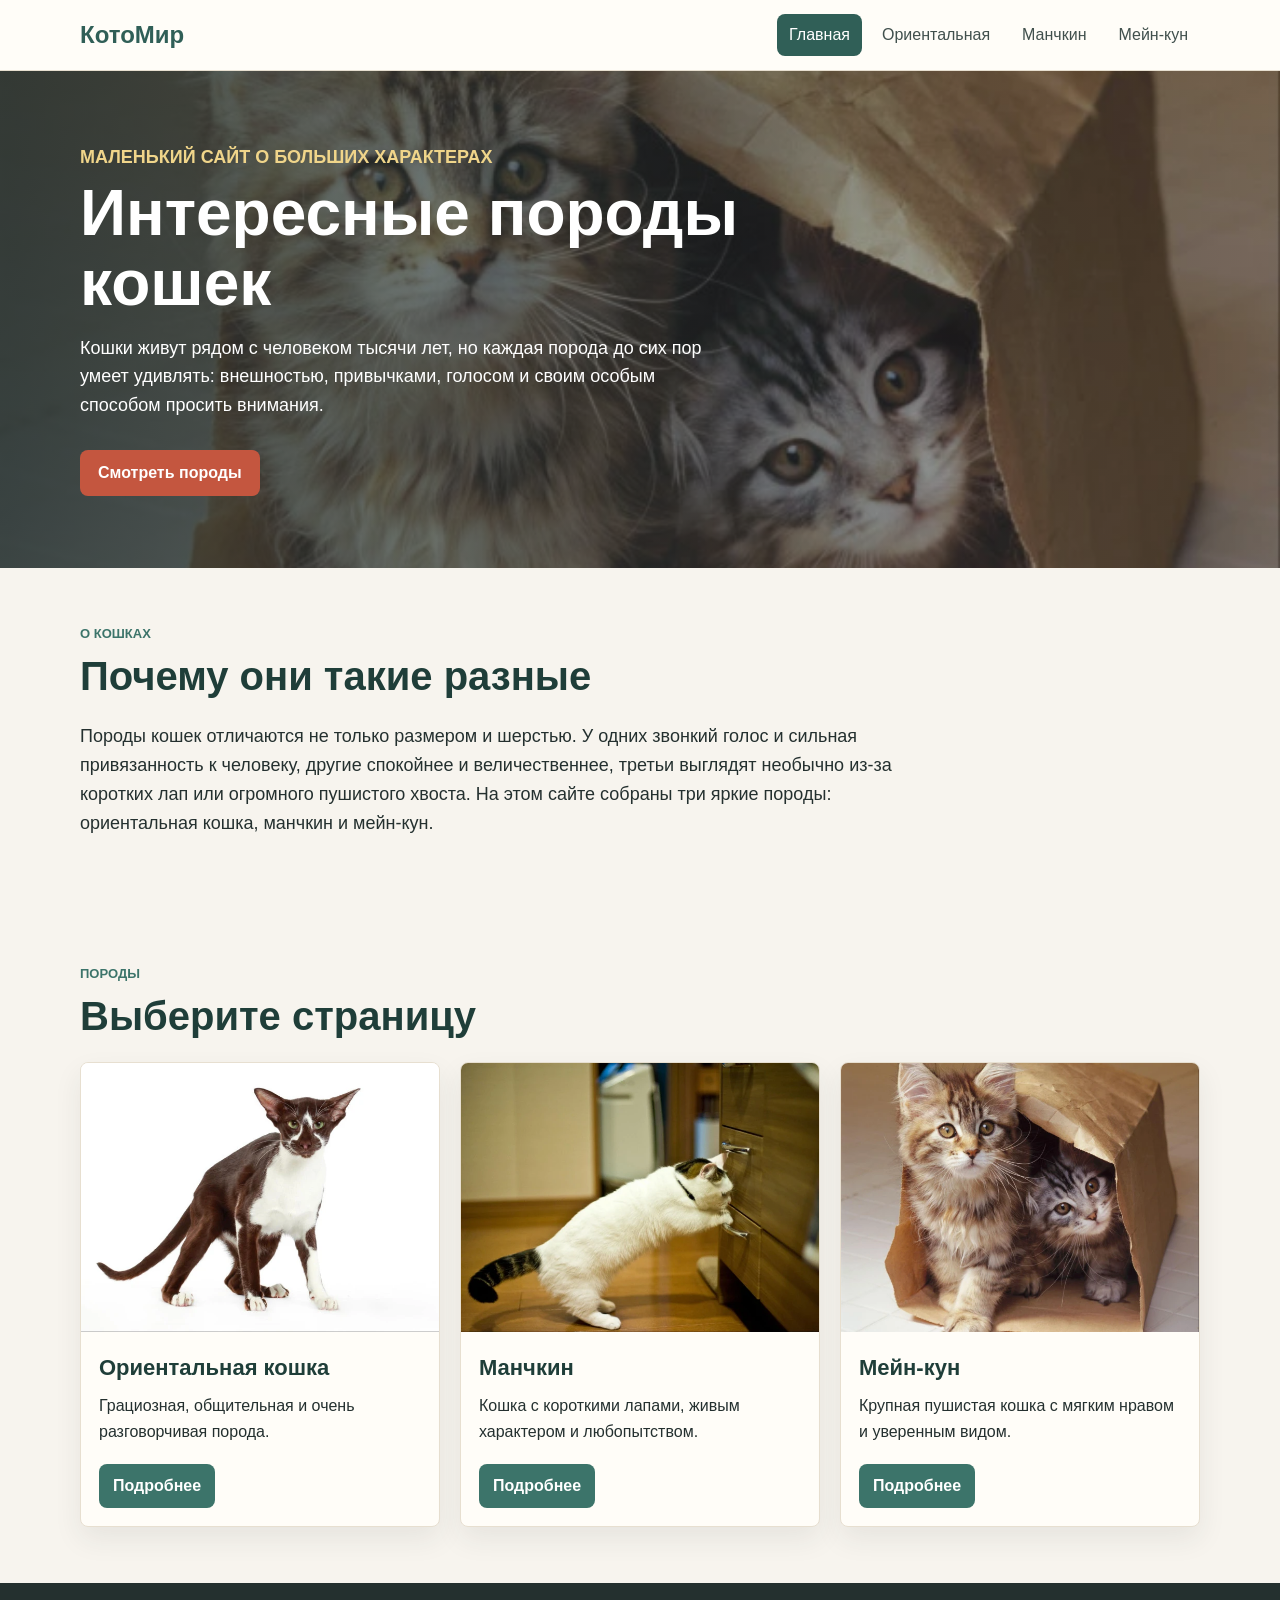
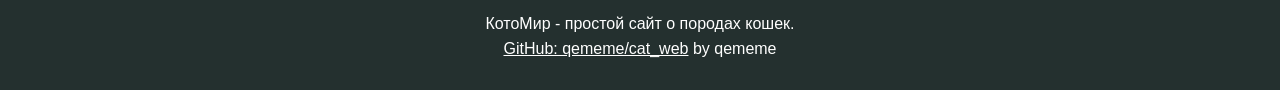
<file: index.html>
<!DOCTYPE html>
<html lang="ru">
<head>
  <meta charset="UTF-8">
  <meta name="viewport" content="width=device-width, initial-scale=1.0">
  <title>Интересные коты</title>
  <link rel="stylesheet" href="style.css">
</head>
<body>
  <header class="site-header">
    <nav class="nav" aria-label="Главное меню">
      <a class="logo" href="index.html">КотоМир</a>
      <ul class="nav-list">
        <li><a class="nav-link active" href="index.html">Главная</a></li>
        <li><a class="nav-link" href="cat1.html">Ориентальная</a></li>
        <li><a class="nav-link" href="cat2.html">Манчкин</a></li>
        <li><a class="nav-link" href="cat3.html">Мейн-кун</a></li>
      </ul>
    </nav>
  </header>

  <main>
    <section class="hero">
      <div class="hero-text">
        <p class="eyebrow">Маленький сайт о больших характерах</p>
        <h1>Интересные породы кошек</h1>
        <p>
          Кошки живут рядом с человеком тысячи лет, но каждая порода до сих пор
          умеет удивлять: внешностью, привычками, голосом и своим особым способом
          просить внимания.
        </p>
        <a class="button" href="#breeds">Смотреть породы</a>
      </div>
    </section>

    <section class="content-section" aria-labelledby="about-title">
      <div class="section-heading">
        <p class="eyebrow">О кошках</p>
        <h2 id="about-title">Почему они такие разные</h2>
      </div>
      <p class="wide-text">
        Породы кошек отличаются не только размером и шерстью. У одних звонкий
        голос и сильная привязанность к человеку, другие спокойнее и величественнее,
        третьи выглядят необычно из-за коротких лап или огромного пушистого хвоста.
        На этом сайте собраны три яркие породы: ориентальная кошка, манчкин и
        мейн-кун.
      </p>
    </section>

    <section class="content-section" id="breeds" aria-labelledby="breeds-title">
      <div class="section-heading">
        <p class="eyebrow">Породы</p>
        <h2 id="breeds-title">Выберите страницу</h2>
      </div>
      <div class="card-grid">
        <article class="breed-card">
          <img src="res/cat1.png" alt="Ориентальная кошка">
          <div class="card-body">
            <h3>Ориентальная кошка</h3>
            <p>Грациозная, общительная и очень разговорчивая порода.</p>
            <a class="card-link" href="cat1.html">Подробнее</a>
          </div>
        </article>

        <article class="breed-card">
          <img src="res/cat2.png" alt="Манчкин">
          <div class="card-body">
            <h3>Манчкин</h3>
            <p>Кошка с короткими лапами, живым характером и любопытством.</p>
            <a class="card-link" href="cat2.html">Подробнее</a>
          </div>
        </article>

        <article class="breed-card">
          <img src="res/cat3.png" alt="Мейн-кун">
          <div class="card-body">
            <h3>Мейн-кун</h3>
            <p>Крупная пушистая кошка с мягким нравом и уверенным видом.</p>
            <a class="card-link" href="cat3.html">Подробнее</a>
          </div>
        </article>
      </div>
    </section>
  </main>

  <footer class="site-footer">
    <p>КотоМир - простой сайт о породах кошек.</p>
    <p><a href="https://github.com/qememe/cat_web">GitHub: qememe/cat_web</a> by qememe</p>
  </footer>
</body>
</html>
</file>
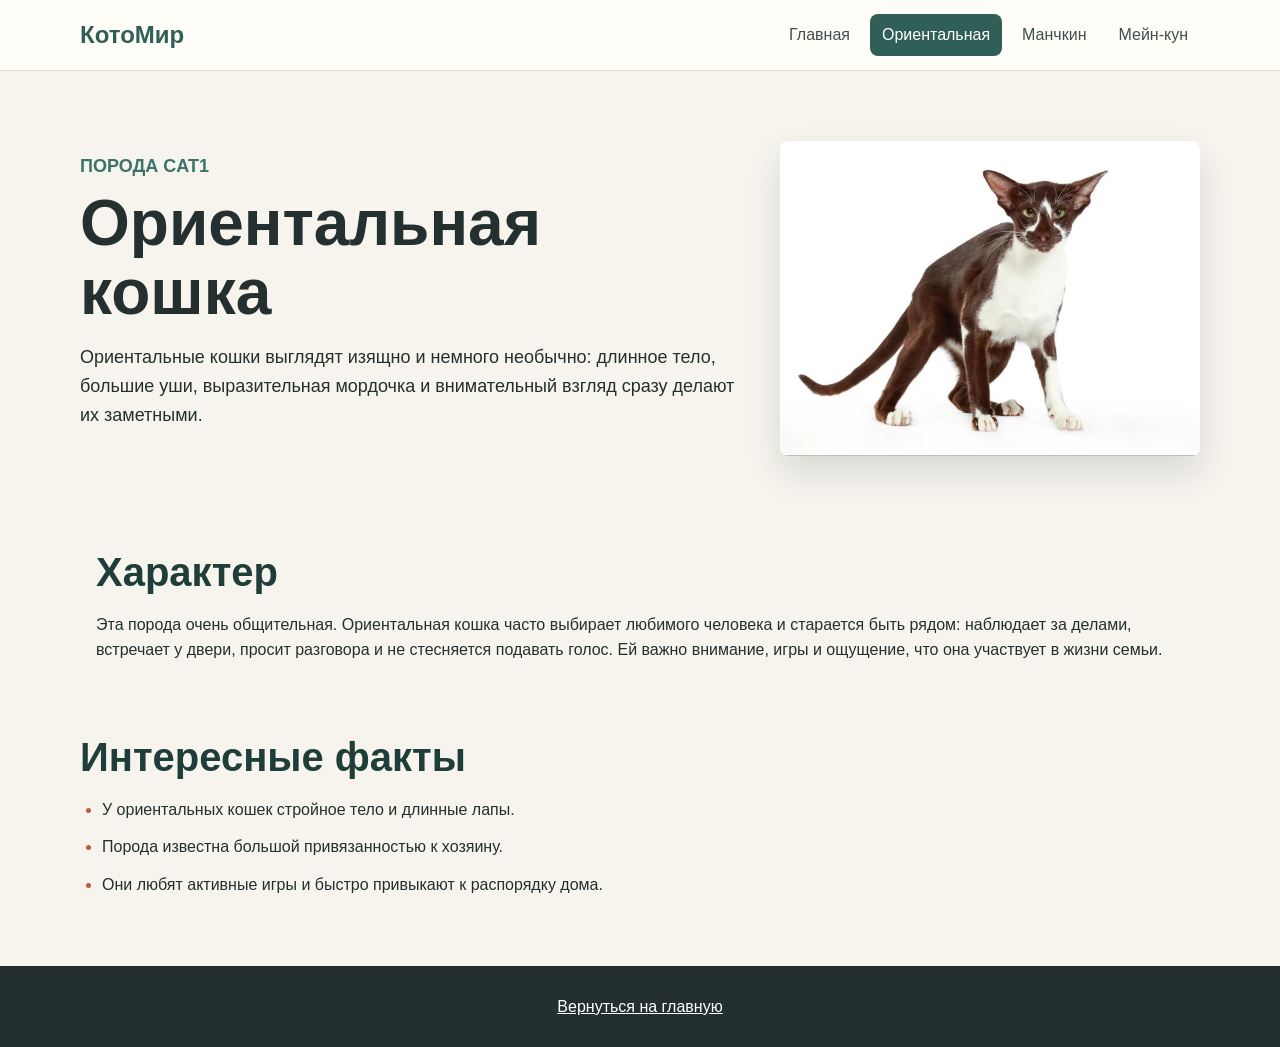
<file: cat1.html>
<!DOCTYPE html>
<html lang="ru">
<head>
  <meta charset="UTF-8">
  <meta name="viewport" content="width=device-width, initial-scale=1.0">
  <title>Ориентальная кошка</title>
  <link rel="stylesheet" href="style.css">
</head>
<body>
  <header class="site-header">
    <nav class="nav" aria-label="Главное меню">
      <a class="logo" href="index.html">КотоМир</a>
      <ul class="nav-list">
        <li><a class="nav-link" href="index.html">Главная</a></li>
        <li><a class="nav-link active" href="cat1.html">Ориентальная</a></li>
        <li><a class="nav-link" href="cat2.html">Манчкин</a></li>
        <li><a class="nav-link" href="cat3.html">Мейн-кун</a></li>
      </ul>
    </nav>
  </header>

  <main>
    <article class="breed-page">
      <header class="breed-hero">
        <div>
          <p class="eyebrow">Порода cat1</p>
          <h1>Ориентальная кошка</h1>
          <p>
            Ориентальные кошки выглядят изящно и немного необычно: длинное тело,
            большие уши, выразительная мордочка и внимательный взгляд сразу делают
            их заметными.
          </p>
        </div>
        <img src="res/cat1.png" alt="Ориентальная кошка лежит и смотрит вперед">
      </header>

      <section class="content-section" aria-labelledby="character-title">
        <h2 id="character-title">Характер</h2>
        <p>
          Эта порода очень общительная. Ориентальная кошка часто выбирает любимого
          человека и старается быть рядом: наблюдает за делами, встречает у двери,
          просит разговора и не стесняется подавать голос. Ей важно внимание, игры
          и ощущение, что она участвует в жизни семьи.
        </p>
      </section>

      <section class="fact-list" aria-labelledby="facts-title">
        <h2 id="facts-title">Интересные факты</h2>
        <ul>
          <li>У ориентальных кошек стройное тело и длинные лапы.</li>
          <li>Порода известна большой привязанностью к хозяину.</li>
          <li>Они любят активные игры и быстро привыкают к распорядку дома.</li>
        </ul>
      </section>
    </article>
  </main>

  <footer class="site-footer">
    <p><a href="index.html">Вернуться на главную</a></p>
  </footer>
</body>
</html>
</file>
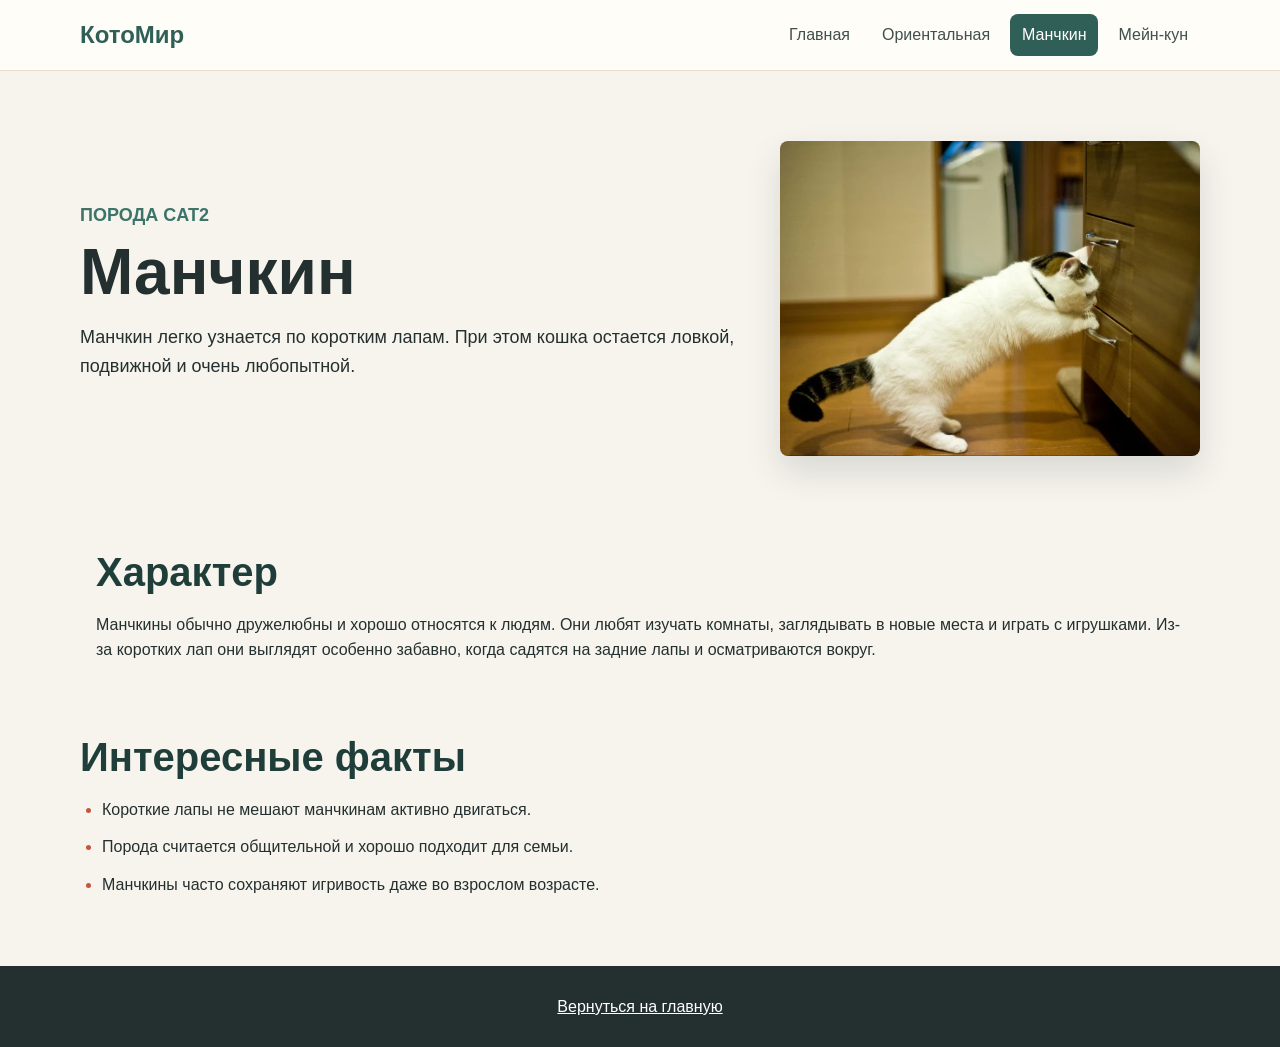
<file: cat2.html>
<!DOCTYPE html>
<html lang="ru">
<head>
  <meta charset="UTF-8">
  <meta name="viewport" content="width=device-width, initial-scale=1.0">
  <title>Манчкин</title>
  <link rel="stylesheet" href="style.css">
</head>
<body>
  <header class="site-header">
    <nav class="nav" aria-label="Главное меню">
      <a class="logo" href="index.html">КотоМир</a>
      <ul class="nav-list">
        <li><a class="nav-link" href="index.html">Главная</a></li>
        <li><a class="nav-link" href="cat1.html">Ориентальная</a></li>
        <li><a class="nav-link active" href="cat2.html">Манчкин</a></li>
        <li><a class="nav-link" href="cat3.html">Мейн-кун</a></li>
      </ul>
    </nav>
  </header>

  <main>
    <article class="breed-page">
      <header class="breed-hero">
        <div>
          <p class="eyebrow">Порода cat2</p>
          <h1>Манчкин</h1>
          <p>
            Манчкин легко узнается по коротким лапам. При этом кошка остается
            ловкой, подвижной и очень любопытной.
          </p>
        </div>
        <img src="res/cat2.png" alt="Кошка породы манчкин">
      </header>

      <section class="content-section" aria-labelledby="character-title">
        <h2 id="character-title">Характер</h2>
        <p>
          Манчкины обычно дружелюбны и хорошо относятся к людям. Они любят изучать
          комнаты, заглядывать в новые места и играть с игрушками. Из-за коротких
          лап они выглядят особенно забавно, когда садятся на задние лапы и
          осматриваются вокруг.
        </p>
      </section>

      <section class="fact-list" aria-labelledby="facts-title">
        <h2 id="facts-title">Интересные факты</h2>
        <ul>
          <li>Короткие лапы не мешают манчкинам активно двигаться.</li>
          <li>Порода считается общительной и хорошо подходит для семьи.</li>
          <li>Манчкины часто сохраняют игривость даже во взрослом возрасте.</li>
        </ul>
      </section>
    </article>
  </main>

  <footer class="site-footer">
    <p><a href="index.html">Вернуться на главную</a></p>
  </footer>
</body>
</html>
</file>
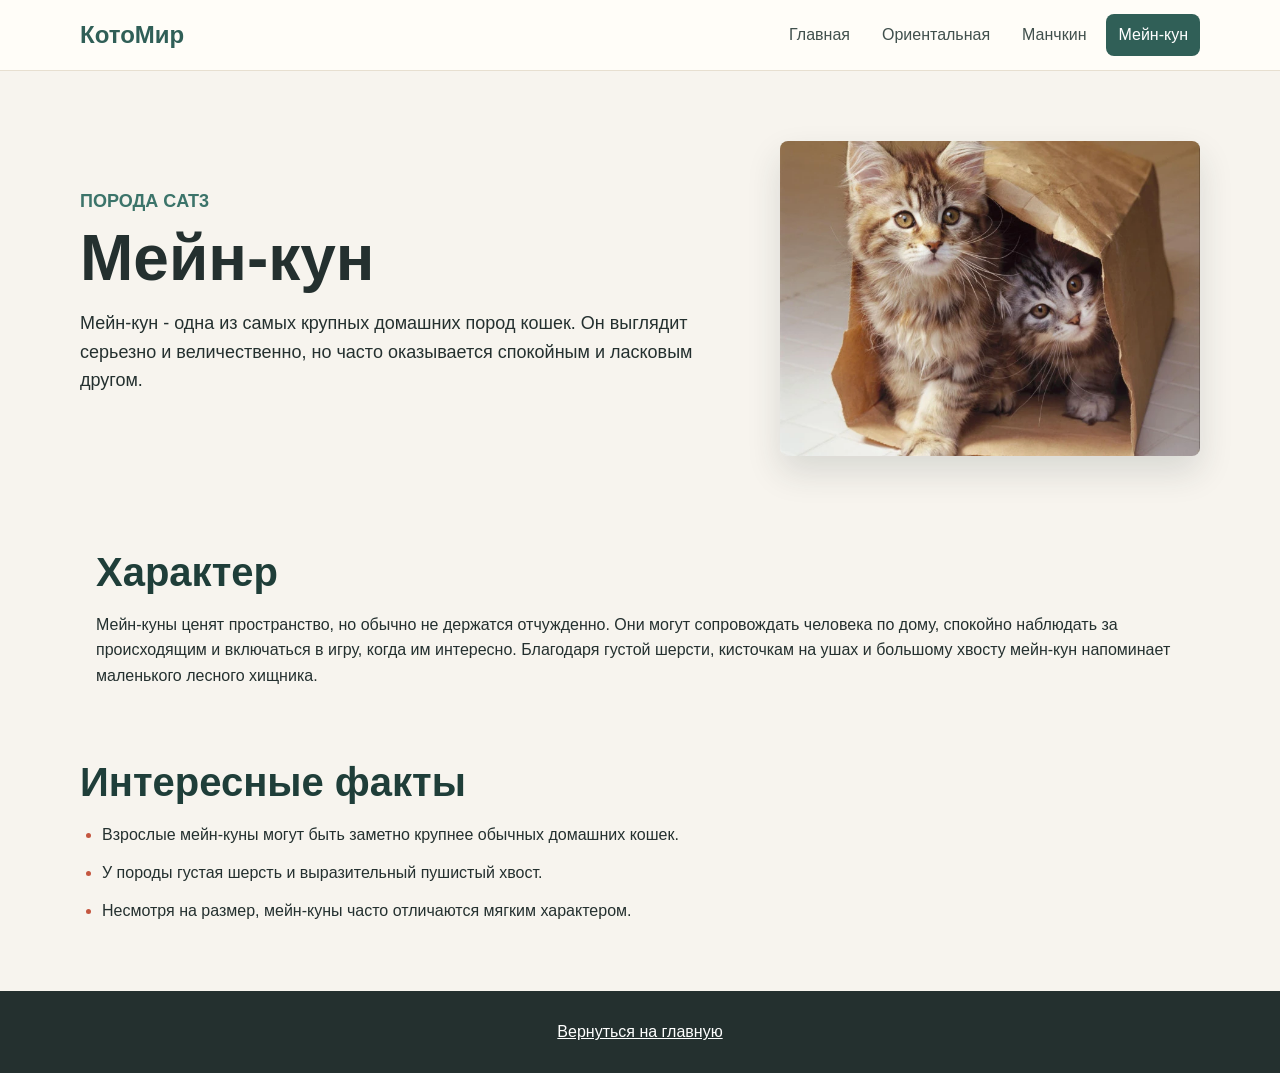
<file: cat3.html>
<!DOCTYPE html>
<html lang="ru">
<head>
  <meta charset="UTF-8">
  <meta name="viewport" content="width=device-width, initial-scale=1.0">
  <title>Мейн-кун</title>
  <link rel="stylesheet" href="style.css">
</head>
<body>
  <header class="site-header">
    <nav class="nav" aria-label="Главное меню">
      <a class="logo" href="index.html">КотоМир</a>
      <ul class="nav-list">
        <li><a class="nav-link" href="index.html">Главная</a></li>
        <li><a class="nav-link" href="cat1.html">Ориентальная</a></li>
        <li><a class="nav-link" href="cat2.html">Манчкин</a></li>
        <li><a class="nav-link active" href="cat3.html">Мейн-кун</a></li>
      </ul>
    </nav>
  </header>

  <main>
    <article class="breed-page">
      <header class="breed-hero">
        <div>
          <p class="eyebrow">Порода cat3</p>
          <h1>Мейн-кун</h1>
          <p>
            Мейн-кун - одна из самых крупных домашних пород кошек. Он выглядит
            серьезно и величественно, но часто оказывается спокойным и ласковым
            другом.
          </p>
        </div>
        <img src="res/cat3.png" alt="Пушистый мейн-кун">
      </header>

      <section class="content-section" aria-labelledby="character-title">
        <h2 id="character-title">Характер</h2>
        <p>
          Мейн-куны ценят пространство, но обычно не держатся отчужденно. Они могут
          сопровождать человека по дому, спокойно наблюдать за происходящим и
          включаться в игру, когда им интересно. Благодаря густой шерсти, кисточкам
          на ушах и большому хвосту мейн-кун напоминает маленького лесного хищника.
        </p>
      </section>

      <section class="fact-list" aria-labelledby="facts-title">
        <h2 id="facts-title">Интересные факты</h2>
        <ul>
          <li>Взрослые мейн-куны могут быть заметно крупнее обычных домашних кошек.</li>
          <li>У породы густая шерсть и выразительный пушистый хвост.</li>
          <li>Несмотря на размер, мейн-куны часто отличаются мягким характером.</li>
        </ul>
      </section>
    </article>
  </main>

  <footer class="site-footer">
    <p><a href="index.html">Вернуться на главную</a></p>
  </footer>
</body>
</html>
</file>
<file: style.css>
/* Применяет правила ко всем элементам страницы. */
* {
  box-sizing: border-box; /* Считает ширину элемента вместе с padding и border. */
}

/* Настраивает поведение всей HTML-страницы. */
html {
  scroll-behavior: smooth; /* Делает прокрутку к якорям плавной. */
}

/* Задает основные стили для всего сайта. */
body {
  margin: 0; /* Убирает стандартные отступы браузера вокруг страницы. */
  font-family: Arial, Helvetica, sans-serif; /* Задает основной шрифт текста. */
  line-height: 1.6; /* Увеличивает расстояние между строками для читаемости. */
  color: #24302f; /* Задает основной цвет текста. */
  background: #f7f4ee; /* Задает светлый фон страницы. */
}

/* Настраивает все изображения на сайте. */
img {
  display: block; /* Убирает лишний нижний зазор у изображений. */
  max-width: 100%; /* Не дает изображению быть шире родительского блока. */
}

/* Настраивает все ссылки на сайте. */
a {
  color: inherit; /* Ссылка наследует цвет текста от родителя. */
}

/* Оформляет верхнюю шапку сайта. */
.site-header {
  position: sticky; /* Закрепляет шапку при прокрутке. */
  top: 0; /* Прилипание происходит к верхнему краю окна. */
  z-index: 10; /* Поднимает шапку выше обычных элементов. */
  background: #fffdf8; /* Задает светлый фон шапки. */
  border-bottom: 1px solid #e7dfd0; /* Добавляет нижнюю разделительную линию. */
}

/* Раскладывает логотип и меню внутри шапки. */
.nav {
  display: flex; /* Включает flex-раскладку для элементов навигации. */
  align-items: center; /* Выравнивает элементы по вертикальному центру. */
  justify-content: space-between; /* Разносит логотип и меню по краям. */
  gap: 24px; /* Добавляет расстояние между элементами навигации. */
  width: min(1120px, calc(100% - 32px)); /* Ограничивает ширину и оставляет поля по бокам. */
  margin: 0 auto; /* Центрирует навигацию по горизонтали. */
  padding: 14px 0; /* Добавляет вертикальные внутренние отступы. */
}

/* Оформляет ссылку-логотип. */
.logo {
  font-size: 24px; /* Делает текст логотипа крупнее. */
  font-weight: 700; /* Делает логотип жирным. */
  color: #305f57; /* Задает зеленый цвет логотипа. */
  text-decoration: none; /* Убирает подчеркивание ссылки. */
  white-space: nowrap; /* Запрещает перенос логотипа на новую строку. */
}

/* Оформляет список пунктов меню. */
.nav-list {
  display: flex; /* Располагает пункты меню в строку. */
  flex-wrap: wrap; /* Разрешает перенос пунктов меню на новую строку. */
  justify-content: flex-end; /* Прижимает пункты меню к правому краю. */
  gap: 8px; /* Добавляет расстояние между пунктами меню. */
  margin: 0; /* Убирает внешний отступ списка. */
  padding: 0; /* Убирает внутренний отступ списка. */
  list-style: none; /* Убирает маркеры списка. */
}

/* Общие стили для ссылок меню, кнопок и ссылок в карточках. */
.nav-link,
.button,
.card-link {
  display: inline-flex; /* Позволяет центрировать содержимое внутри ссылки или кнопки. */
  align-items: center; /* Центрирует текст по вертикали. */
  justify-content: center; /* Центрирует текст по горизонтали. */
  min-height: 40px; /* Задает минимальную высоту интерактивного элемента. */
  border-radius: 8px; /* Скругляет углы. */
  text-decoration: none; /* Убирает подчеркивание у ссылок. */
  transition: transform 0.15s ease, background-color 0.15s ease, color 0.15s ease; /* Плавно меняет сдвиг, фон и цвет. */
}

/* Оформляет отдельную ссылку меню. */
.nav-link {
  padding: 8px 12px; /* Добавляет внутренние отступы вокруг текста. */
  color: #41504d; /* Задает обычный цвет ссылки меню. */
}

/* Меняет ссылку меню при наведении мыши и фокусе с клавиатуры. */
.nav-link:hover,
.nav-link:focus-visible {
  color: #ffffff; /* Делает текст белым. */
  background: #3c746a; /* Задает зеленый фон. */
}

/* Показывает нажатие на интерактивные элементы. */
.nav-link:active,
.button:active,
.card-link:active {
  transform: translateY(2px); /* Сдвигает элемент вниз на 2 пикселя при нажатии. */
}

/* Оформляет активную ссылку текущей страницы. */
.nav-link.active {
  color: #ffffff; /* Делает текст активной ссылки белым. */
  background: #305f57; /* Задает темно-зеленый фон активной ссылки. */
}

/* Оформляет главный экран на главной странице. */
.hero {
  min-height: 430px; /* Задает минимальную высоту блока hero. */
  display: grid; /* Включает grid-раскладку для удобного выравнивания. */
  align-items: center; /* Выравнивает содержимое hero по центру вертикально. */
  background: /* Задает затемнение поверх фоновой картинки. */
    linear-gradient(90deg, rgba(36, 48, 47, 0.86), rgba(36, 48, 47, 0.28)), /* Добавляет темный градиент слева направо. */
    url("res/cat3.png") center 28% / cover; /* Ставит картинку кота фоном и растягивает ее на весь блок. */
  color: #ffffff; /* Делает текст внутри hero белым. */
}

/* Ограничивает и позиционирует текст внутри hero. */
.hero-text {
  width: min(1120px, calc(100% - 32px)); /* Ограничивает ширину текста и оставляет поля по бокам. */
  margin: 0 auto; /* Центрирует текстовый контейнер. */
  padding: 72px 0; /* Добавляет вертикальные отступы внутри hero. */
}

/* Общие стили для крупных заголовков. */
.hero-text h1,
.breed-hero h1,
.not-found h1 {
  max-width: 720px; /* Ограничивает ширину заголовка. */
  margin: 0 0 16px; /* Убирает верхний отступ и добавляет нижний. */
  font-size: clamp(36px, 6vw, 64px); /* Делает размер заголовка адаптивным. */
  line-height: 1.08; /* Уменьшает межстрочный интервал для крупного текста. */
}

/* Оформляет абзац внутри hero. */
.hero-text p {
  max-width: 640px; /* Ограничивает ширину текста. */
  font-size: 18px; /* Делает текст немного крупнее обычного. */
}

/* Оформляет маленькую надпись над заголовком. */
.eyebrow {
  margin: 0 0 8px; /* Убирает верхний отступ и добавляет небольшой нижний. */
  font-size: 13px; /* Делает текст маленьким. */
  font-weight: 700; /* Делает текст жирным. */
  letter-spacing: 0; /* Не добавляет расстояние между буквами. */
  text-transform: uppercase; /* Переводит текст в верхний регистр. */
  color: #3c746a; /* Задает зеленый цвет. */
}

/* Меняет цвет маленькой надписи внутри hero. */
.hero .eyebrow {
  color: #f0d58a; /* Делает надпись желтой на темном фоне. */
}

/* Оформляет основную кнопку. */
.button {
  margin-top: 16px; /* Добавляет отступ сверху перед кнопкой. */
  padding: 10px 18px; /* Добавляет внутренние отступы кнопки. */
  color: #ffffff; /* Делает текст кнопки белым. */
  background: #c4563f; /* Задает красно-оранжевый фон кнопки. */
  font-weight: 700; /* Делает текст кнопки жирным. */
}

/* Меняет кнопку при наведении мыши и фокусе с клавиатуры. */
.button:hover,
.button:focus-visible {
  background: #9e3e2c; /* Затемняет фон кнопки. */
}

/* Общая ширина для основных контейнеров страниц. */
.content-section,
.breed-page,
.not-found {
  width: min(1120px, calc(100% - 32px)); /* Ограничивает ширину контента и оставляет поля по бокам. */
  margin: 0 auto; /* Центрирует контейнер. */
}

/* Оформляет обычную секцию контента. */
.content-section {
  padding: 56px 0; /* Добавляет вертикальные отступы секции. */
}

/* Оформляет блок с заголовком секции. */
.section-heading {
  max-width: 720px; /* Ограничивает ширину заголовочного блока. */
  margin-bottom: 22px; /* Добавляет отступ снизу. */
}

/* Оформляет заголовки второго уровня. */
h2 {
  margin: 0 0 16px; /* Убирает верхний отступ и добавляет нижний. */
  font-size: clamp(26px, 4vw, 40px); /* Делает размер h2 адаптивным. */
  line-height: 1.2; /* Задает компактный межстрочный интервал. */
  color: #1f3e39; /* Задает темно-зеленый цвет заголовка. */
}

/* Оформляет заголовки третьего уровня. */
h3 {
  margin: 0 0 8px; /* Убирает верхний отступ и добавляет нижний. */
  font-size: 22px; /* Задает размер h3. */
  color: #1f3e39; /* Задает темно-зеленый цвет h3. */
}

/* Оформляет все абзацы. */
p {
  margin: 0 0 14px; /* Убирает верхний отступ и добавляет нижний. */
}

/* Оформляет широкий текстовый блок. */
.wide-text {
  max-width: 860px; /* Ограничивает ширину длинного текста. */
  font-size: 18px; /* Делает текст немного крупнее обычного. */
}

/* Создает сетку карточек пород. */
.card-grid {
  display: grid; /* Включает CSS Grid. */
  grid-template-columns: repeat(3, 1fr); /* Делит сетку на три равные колонки. */
  gap: 20px; /* Добавляет расстояние между карточками. */
}

/* Оформляет карточку породы. */
.breed-card {
  overflow: hidden; /* Обрезает содержимое, выходящее за скругленные углы. */
  background: #fffdf8; /* Задает светлый фон карточки. */
  border: 1px solid #e7dfd0; /* Добавляет тонкую рамку карточки. */
  border-radius: 8px; /* Скругляет углы карточки. */
  box-shadow: 0 12px 28px rgba(36, 48, 47, 0.08); /* Добавляет мягкую тень. */
}

/* Настраивает изображение внутри карточки породы. */
.breed-card img {
  width: 100%; /* Растягивает изображение на всю ширину карточки. */
  aspect-ratio: 4 / 3; /* Держит пропорции изображения 4 к 3. */
  object-fit: cover; /* Обрезает изображение так, чтобы оно заполнило область. */
}

/* Оформляет текстовую часть карточки. */
.card-body {
  padding: 18px; /* Добавляет внутренние отступы в карточке. */
}

/* Оформляет ссылку-кнопку внутри карточки. */
.card-link {
  margin-top: 6px; /* Добавляет небольшой отступ сверху. */
  padding: 9px 14px; /* Добавляет внутренние отступы ссылки. */
  color: #ffffff; /* Делает текст белым. */
  background: #3c746a; /* Задает зеленый фон. */
  font-weight: 700; /* Делает текст жирным. */
}

/* Меняет ссылку карточки при наведении и фокусе. */
.card-link:hover,
.card-link:focus-visible {
  background: #c4563f; /* Меняет фон на красно-оранжевый. */
}

/* Оформляет страницу отдельной породы. */
.breed-page {
  padding: 42px 0 12px; /* Добавляет верхний, боковые и нижний отступы. */
}

/* Раскладывает текст и картинку на странице породы. */
.breed-hero {
  display: grid; /* Включает grid-раскладку. */
  grid-template-columns: 1fr 420px; /* Делает текстовую колонку гибкой, а картинку шириной 420px. */
  align-items: center; /* Выравнивает колонки по вертикальному центру. */
  gap: 32px; /* Добавляет расстояние между текстом и картинкой. */
  padding: 28px 0 36px; /* Добавляет вертикальные отступы блока. */
}

/* Оформляет абзацы в hero-блоке страницы породы. */
.breed-hero p {
  max-width: 680px; /* Ограничивает ширину текста. */
  font-size: 18px; /* Делает текст немного крупнее обычного. */
}

/* Оформляет изображение на странице породы. */
.breed-hero img {
  width: 100%; /* Растягивает изображение на ширину своей колонки. */
  aspect-ratio: 4 / 3; /* Держит пропорции 4 к 3. */
  object-fit: cover; /* Обрезает изображение для заполнения области. */
  border-radius: 8px; /* Скругляет углы изображения. */
  box-shadow: 0 16px 34px rgba(36, 48, 47, 0.14); /* Добавляет тень изображению. */
}

/* Оформляет секцию со списком фактов. */
.fact-list {
  padding: 0 0 56px; /* Добавляет нижний отступ секции фактов. */
}

/* Оформляет список фактов. */
.fact-list ul {
  display: grid; /* Раскладывает пункты списка через grid. */
  gap: 12px; /* Добавляет расстояние между пунктами списка. */
  max-width: 820px; /* Ограничивает ширину списка. */
  margin: 0; /* Убирает внешний отступ списка. */
  padding-left: 22px; /* Оставляет место слева для маркеров списка. */
}

/* Меняет цвет маркеров списка фактов. */
.fact-list li::marker {
  color: #c4563f; /* Делает маркеры красно-оранжевыми. */
}

/* Оформляет страницу ошибки 404. */
.not-found {
  min-height: 62vh; /* Делает блок высотой минимум 62% от высоты окна. */
  display: grid; /* Включает grid для выравнивания содержимого. */
  align-items: center; /* Центрирует содержимое по вертикали. */
}

/* Оформляет подвал сайта. */
.site-footer {
  padding: 28px 16px; /* Добавляет внутренние отступы подвала. */
  text-align: center; /* Центрирует текст в подвале. */
  color: #ffffff; /* Делает текст белым. */
  background: #24302f; /* Задает темный фон подвала. */
}

/* Убирает лишний отступ у абзаца в подвале. */
.site-footer p {
  margin: 0; /* Убирает отступы абзаца. */
}

/* Меняет ссылки в подвале при наведении и фокусе. */
.site-footer a:hover,
.site-footer a:focus-visible {
  color: #f0d58a; /* Делает ссылку желтой. */
}

/* Адаптирует сайт для экранов шириной до 820px. */
@media (max-width: 820px) {
  /* Перестраивает навигацию на средних экранах. */
  .nav {
    align-items: flex-start; /* Прижимает элементы навигации к левому краю. */
    flex-direction: column; /* Располагает логотип и меню в колонку. */
    gap: 12px; /* Уменьшает расстояние между логотипом и меню. */
  }

  /* Меняет выравнивание списка меню на средних экранах. */
  .nav-list {
    justify-content: flex-start; /* Прижимает пункты меню к левому краю. */
  }

  /* Уменьшает hero-блок на средних экранах. */
  .hero {
    min-height: 380px; /* Делает минимальную высоту hero меньше. */
  }

  /* Переводит сетки в одну колонку на средних экранах. */
  .card-grid,
  .breed-hero {
    grid-template-columns: 1fr; /* Делает одну колонку вместо нескольких. */
  }

  /* Ограничивает ширину картинки породы на средних экранах. */
  .breed-hero img {
    max-width: 560px; /* Не дает картинке стать слишком широкой. */
  }
}

/* Адаптирует сайт для маленьких экранов шириной до 520px. */
@media (max-width: 520px) {
  /* Уменьшает боковые поля основных контейнеров на телефонах. */
  .nav,
  .content-section,
  .breed-page,
  .not-found,
  .hero-text {
    width: min(1120px, calc(100% - 24px)); /* Оставляет по 12px свободного места с каждой стороны. */
  }

  /* Уменьшает ссылки меню на телефонах. */
  .nav-link {
    min-height: 36px; /* Делает минимальную высоту ссылки меньше. */
    padding: 7px 10px; /* Уменьшает внутренние отступы ссылки. */
    font-size: 14px; /* Уменьшает размер текста ссылки. */
  }

  /* Настраивает hero-блок для телефонов. */
  .hero {
    min-height: 360px; /* Делает hero еще немного ниже. */
    background-position: center; /* Центрирует фоновую картинку. */
  }

  /* Уменьшает отступы текста hero на телефонах. */
  .hero-text {
    padding: 48px 0; /* Уменьшает вертикальные отступы. */
  }

  /* Уменьшает крупный текст на телефонах. */
  .hero-text p,
  .wide-text,
  .breed-hero p {
    font-size: 16px; /* Делает текст удобным для маленького экрана. */
  }

  /* Уменьшает отступы секций на телефонах. */
  .content-section {
    padding: 42px 0; /* Делает вертикальные отступы секций меньше. */
  }

  /* Уменьшает верхний отступ страницы породы на телефонах. */
  .breed-page {
    padding-top: 28px; /* Делает верхний отступ меньше. */
  }
}
</file>
